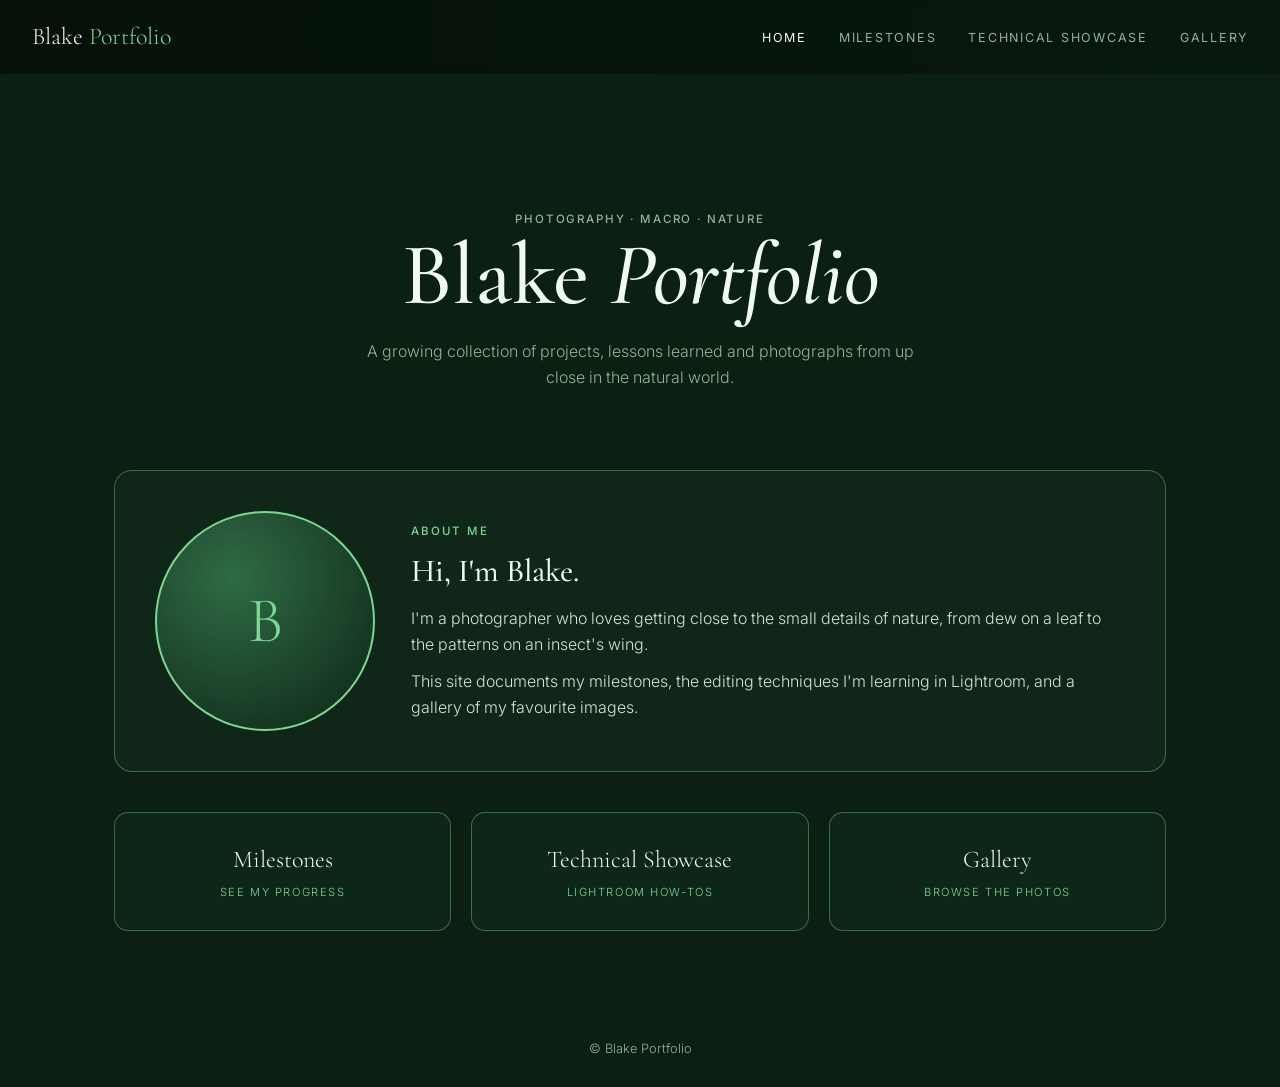
<file: index.html>
<!DOCTYPE html>
<html lang="en">
<head>
<meta charset="utf-8">
<meta name="viewport" content="width=device-width, initial-scale=1">
<title>Home · Blake Portfolio</title>
<link rel="stylesheet" href="css/style.css">
</head>
<body data-page="home" data-theme="green" data-bg="vines">
<canvas id="bg-canvas"></canvas>
<header class="nav">
  <a class="brand" href="index.html">Blake <span>Portfolio</span></a>
  <nav><ul>
    <li><a data-page="home" href="index.html">Home</a></li>
    <li><a data-page="milestones" href="milestones.html">Milestones</a></li>
    <li><a data-page="showcase" href="showcase.html">Technical Showcase</a></li>
    <li><a data-page="gallery" href="gallery.html">Gallery</a></li>
  </ul></nav>
</header>
<main>
<section class="hero">
  <p class="eyebrow">Photography · Macro · Nature</p>
  <h1>Blake <em>Portfolio</em></h1>
  <p>A growing collection of projects, lessons learned and photographs from up close in the natural world.</p>
</section>
<section class="about" id="about">
  <div class="photo" aria-hidden="true">B</div>
  <div>
    <p class="eyebrow">About me</p>
    <h2>Hi, I'm Blake.</h2>
    <p>I'm a photographer who loves getting close to the small details of nature, from dew on a leaf to the patterns on an insect's wing.</p>
    <p>This site documents my milestones, the editing techniques I'm learning in Lightroom, and a gallery of my favourite images. <!-- Replace this text with your own story. --></p>
  </div>
</section>
<section class="cta">
  <a href="milestones.html">Milestones<small>See my progress</small></a>
  <a href="showcase.html">Technical Showcase<small>Lightroom how-tos</small></a>
  <a href="gallery.html">Gallery<small>Browse the photos</small></a>
</section>
</main>
<footer>© Blake Portfolio</footer>
<script src="js/background.js"></script>
<script src="js/main.js"></script>

</body>
</html>
</file>
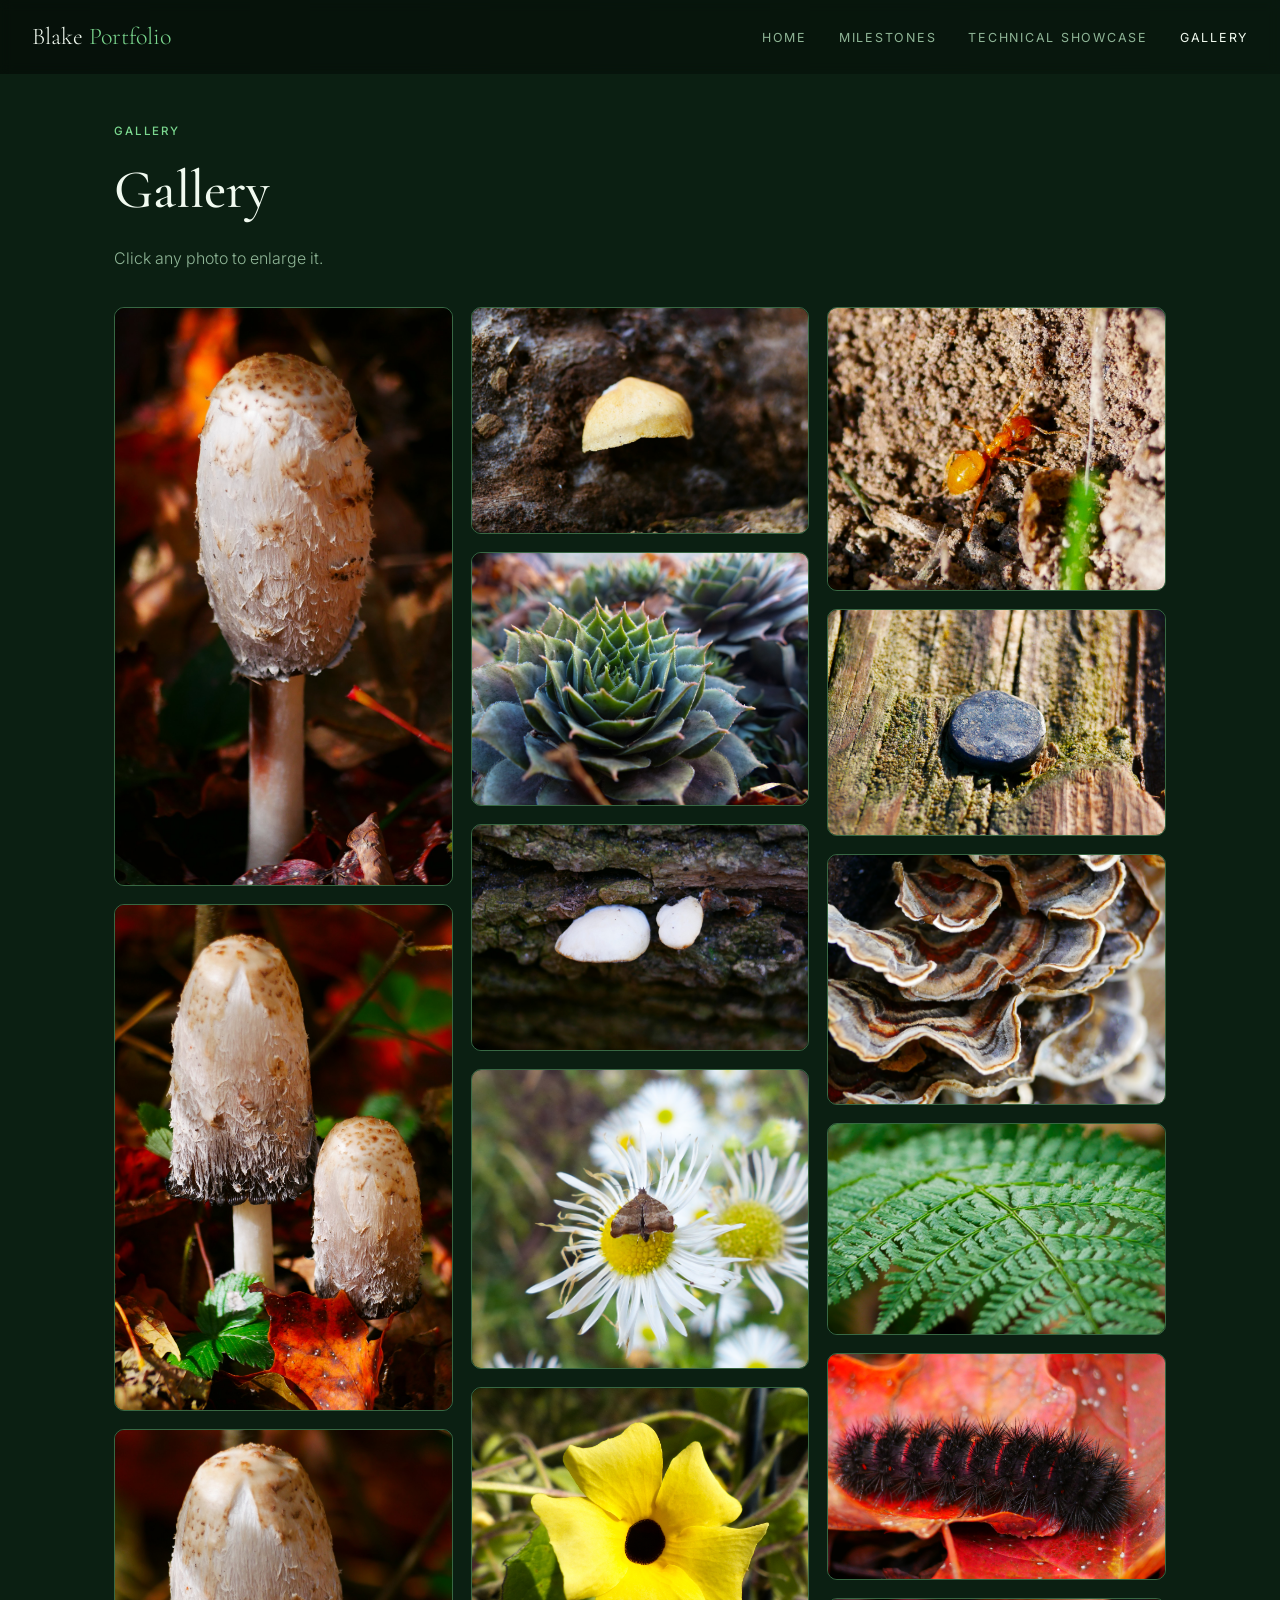
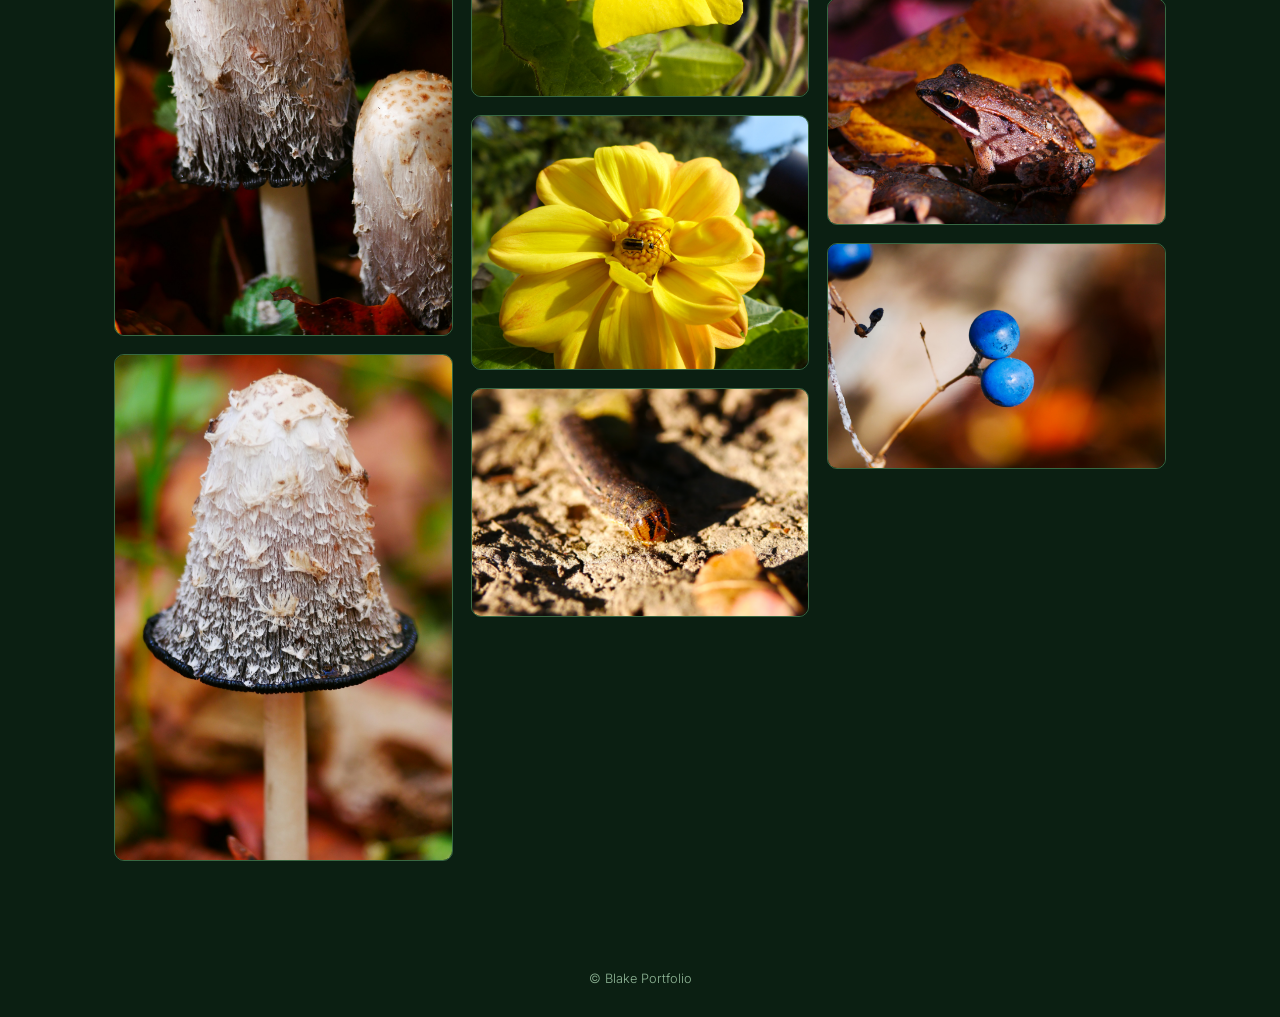
<file: gallery.html>
<!DOCTYPE html>
<html lang="en">
<head>
<meta charset="utf-8">
<meta name="viewport" content="width=device-width, initial-scale=1">
<title>Gallery · Blake Portfolio</title>
<link rel="stylesheet" href="css/style.css">
</head>
<body data-page="gallery" data-theme="green" data-bg="vines">
<canvas id="bg-canvas"></canvas>
<header class="nav">
  <a class="brand" href="index.html">Blake <span>Portfolio</span></a>
  <nav><ul>
    <li><a data-page="home" href="index.html">Home</a></li>
    <li><a data-page="milestones" href="milestones.html">Milestones</a></li>
    <li><a data-page="showcase" href="showcase.html">Technical Showcase</a></li>
    <li><a data-page="gallery" href="gallery.html">Gallery</a></li>
  </ul></nav>
</header>
<main>
<p class="eyebrow">Gallery</p><h1 class="page-title">Gallery</h1><p class="lede">Click any photo to enlarge it.</p>
<p class="lede" id="empty" hidden>No photos yet. Upload images to the <code>gallery/</code> folder on GitHub and they will appear here.</p>
<div class="grid" id="grid"></div>
<div class="lightbox" id="lb" role="dialog" aria-modal="true" aria-label="Photo viewer">
  <div class="lb-stage"><button class="lb-nav lb-prev" aria-label="Previous">‹</button><img id="lb-img" alt=""><button class="lb-nav lb-next" aria-label="Next">›</button></div>
  <aside class="lb-side">
    <button class="lb-close" id="lb-close" aria-label="Close">✕</button>
    <p class="eyebrow" id="lb-eyebrow"></p><h2 id="lb-title"></h2><p class="sub" id="lb-sub"></p><p id="lb-desc"></p>
  </aside>
</div>
</main>
<footer>© Blake Portfolio</footer>
<script src="js/background.js"></script>
<script src="js/main.js"></script>
<script src="js/gallery.js"></script>
</body>
</html>
</file>
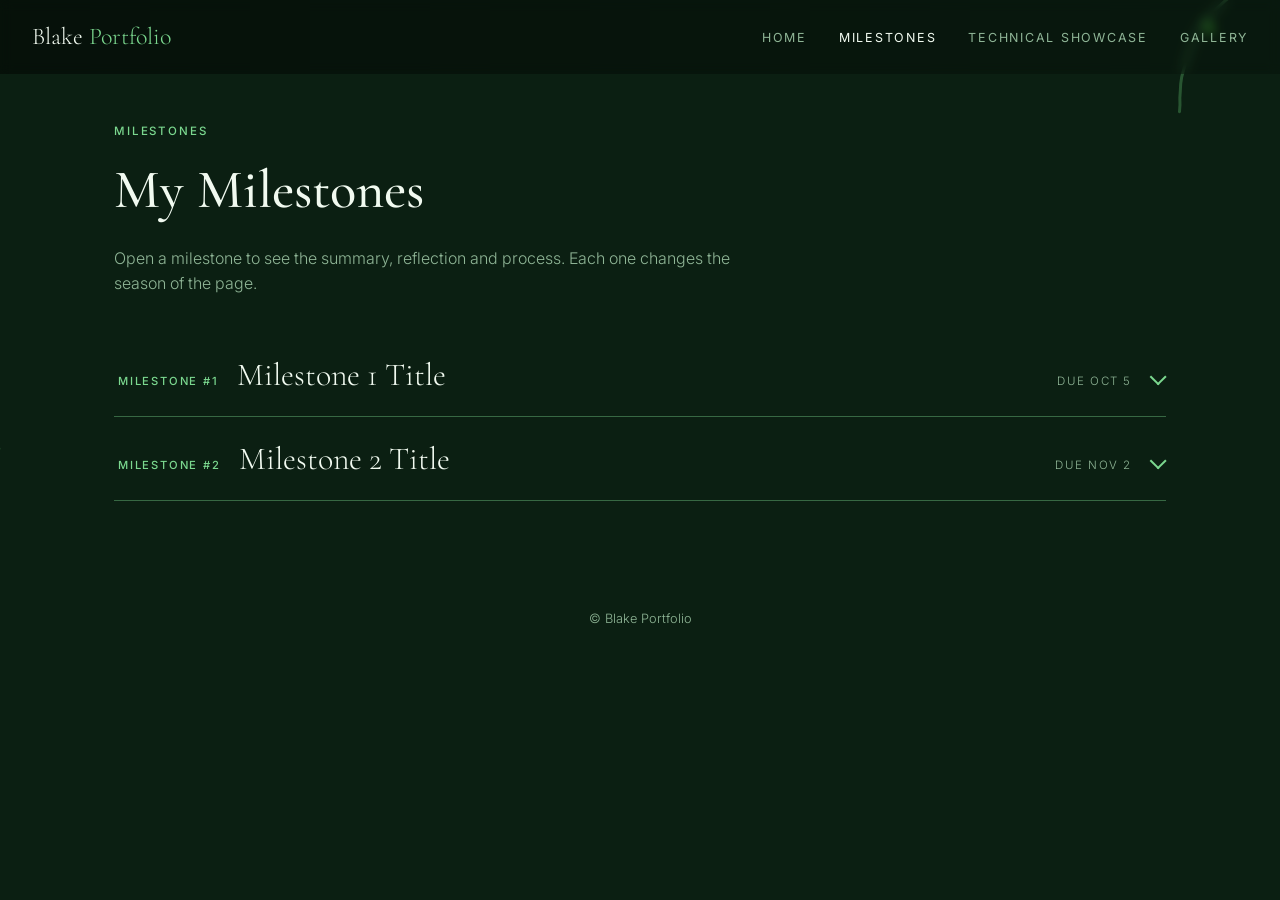
<file: milestones.html>
<!DOCTYPE html>
<html lang="en">
<head>
<meta charset="utf-8">
<meta name="viewport" content="width=device-width, initial-scale=1">
<title>Milestones · Blake Portfolio</title>
<link rel="stylesheet" href="css/style.css">
</head>
<body data-page="milestones" data-theme="green" data-seasonal data-bg="vines">
<canvas id="bg-canvas"></canvas>
<header class="nav">
  <a class="brand" href="index.html">Blake <span>Portfolio</span></a>
  <nav><ul>
    <li><a data-page="home" href="index.html">Home</a></li>
    <li><a data-page="milestones" href="milestones.html">Milestones</a></li>
    <li><a data-page="showcase" href="showcase.html">Technical Showcase</a></li>
    <li><a data-page="gallery" href="gallery.html">Gallery</a></li>
  </ul></nav>
</header>
<main>
<p class="eyebrow">Milestones</p><h1 class="page-title">My Milestones</h1><p class="lede">Open a milestone to see the summary, reflection and process. Each one changes the season of the page.</p>
<section class="acc" data-season="green">
  <button class="acc-head" aria-expanded="false"><span class="tag">Milestone #1</span><span class="title">Milestone 1 Title</span><span class="due">Due Oct 5</span><span class="chev"></span></button>
  <div class="acc-body"><div class="acc-inner"><div class="acc-content">
<div class="cols">
  <div><h4>Summary</h4><p>Describe what this milestone was about and what you set out to achieve.</p></div>
  <div><h4>Reflection</h4><p>What went well, what was difficult and what you would do differently next time.</p></div>
</div>
<h4>Design process / progress</h4>
<ol>
  <li><b>Step one:</b> Describe your first step.</li>
  <li><b>Step two:</b> Describe your second step.</li>
  <li><b>Step three:</b> Describe your final result.</li>
</ol>
<div class="btn-row"><a class="btn" href="#" download>Download Week 3 Log</a><a class="btn" href="#" download>Download Week 4 Log</a></div>
<h4>Final high-res export</h4>
<div class="media"><div class="ph">Add your milestone 1 image here</div></div>
  </div></div></div>
</section>
<section class="acc" data-season="fall">
  <button class="acc-head" aria-expanded="false"><span class="tag">Milestone #2</span><span class="title">Milestone 2 Title</span><span class="due">Due Nov 2</span><span class="chev"></span></button>
  <div class="acc-body"><div class="acc-inner"><div class="acc-content">
<div class="cols">
  <div><h4>Summary</h4><p>Describe what this milestone was about and what you set out to achieve.</p></div>
  <div><h4>Reflection</h4><p>What went well, what was difficult and what you would do differently next time.</p></div>
</div>
<h4>Design process / progress</h4>
<ol>
  <li><b>Step one:</b> Describe your first step.</li>
  <li><b>Step two:</b> Describe your second step.</li>
  <li><b>Step three:</b> Describe your final result.</li>
</ol>
<div class="btn-row"><a class="btn" href="#" download>Download Week 6 Log</a></div>
<h4>Final high-res export</h4>
<div class="media"><div class="ph">Add your milestone 2 image here</div></div>
  </div></div></div>
</section>
</main>
<footer>© Blake Portfolio</footer>
<script src="js/background.js"></script>
<script src="js/main.js"></script>

</body>
</html>
</file>
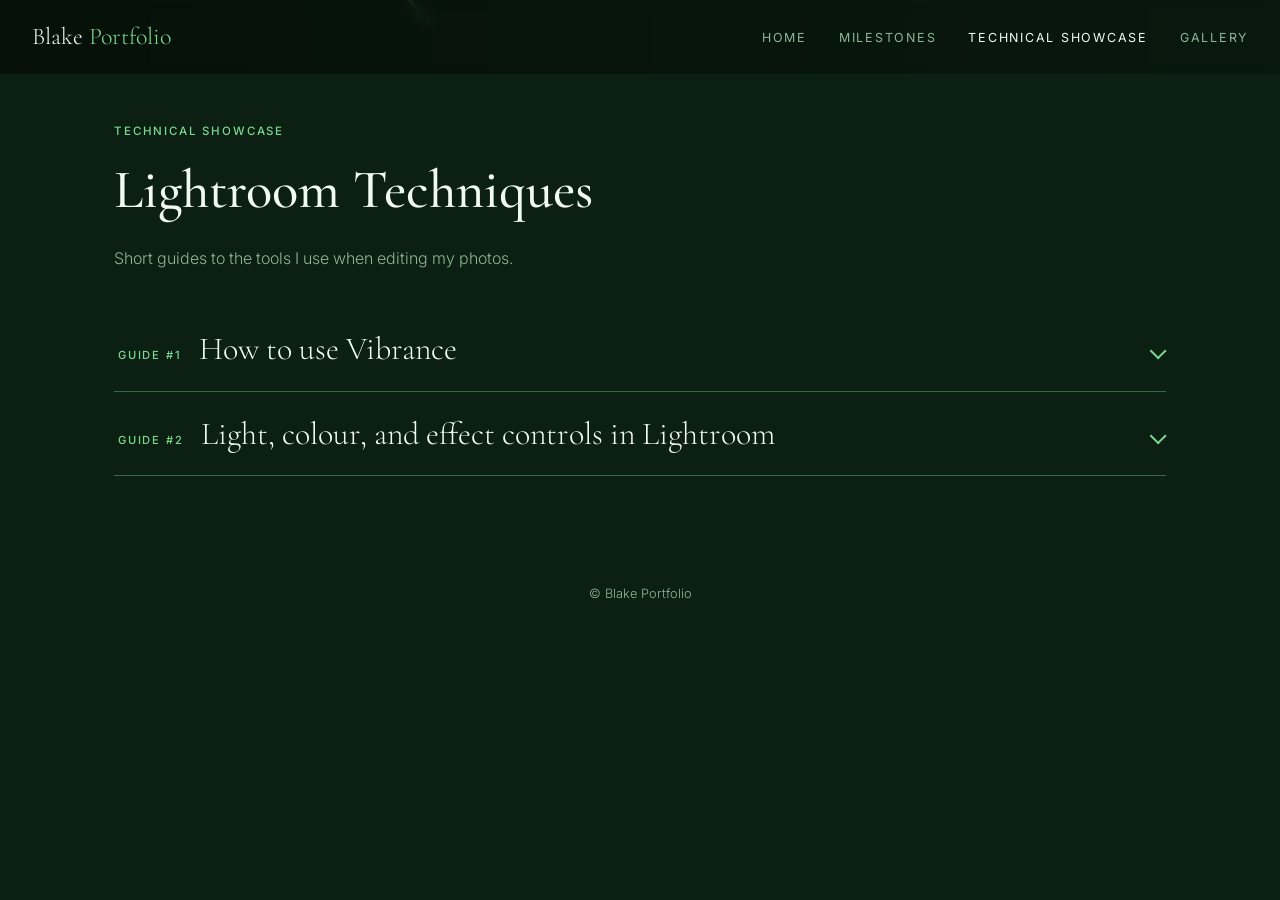
<file: showcase.html>
<!DOCTYPE html>
<html lang="en">
<head>
<meta charset="utf-8">
<meta name="viewport" content="width=device-width, initial-scale=1">
<title>Technical Showcase · Blake Portfolio</title>
<link rel="stylesheet" href="css/style.css">
</head>
<body data-page="showcase" data-theme="green" data-bg="vines">
<canvas id="bg-canvas"></canvas>
<header class="nav">
  <a class="brand" href="index.html">Blake <span>Portfolio</span></a>
  <nav><ul>
    <li><a data-page="home" href="index.html">Home</a></li>
    <li><a data-page="milestones" href="milestones.html">Milestones</a></li>
    <li><a data-page="showcase" href="showcase.html">Technical Showcase</a></li>
    <li><a data-page="gallery" href="gallery.html">Gallery</a></li>
  </ul></nav>
</header>
<main>
<p class="eyebrow">Technical Showcase</p><h1 class="page-title">Lightroom Techniques</h1><p class="lede">Short guides to the tools I use when editing my photos.</p>
<section class="acc">
  <button class="acc-head" aria-expanded="false"><span class="tag">Guide #1</span><span class="title">How to use Vibrance</span><span class="chev"></span></button>
  <div class="acc-body"><div class="acc-inner"><div class="acc-content">
<div class="cols"><div><h4>Overview</h4><p>What Vibrance does, how it differs from Saturation, and when to use it.</p></div></div>
<h4>Steps</h4><ol><li><b>Step one:</b> Describe it.</li><li><b>Step two:</b> Describe it.</li><li><b>Step three:</b> Describe it.</li></ol>
<div class="media"><div class="ph">Add a screenshot or before/after image</div></div>
  </div></div></div>
</section>
<section class="acc">
  <button class="acc-head" aria-expanded="false"><span class="tag">Guide #2</span><span class="title">Light, colour, and effect controls in Lightroom</span><span class="chev"></span></button>
  <div class="acc-body"><div class="acc-inner"><div class="acc-content">
<div class="cols"><div><h4>Overview</h4><p>A walkthrough of the Light, Color and Effects panels and how they work together.</p></div></div>
<h4>Steps</h4><ol><li><b>Step one:</b> Describe it.</li><li><b>Step two:</b> Describe it.</li><li><b>Step three:</b> Describe it.</li></ol>
<div class="media"><div class="ph">Add a screenshot or before/after image</div></div>
  </div></div></div>
</section>
</main>
<footer>© Blake Portfolio</footer>
<script src="js/background.js"></script>
<script src="js/main.js"></script>

</body>
</html>
</file>
<file: css/style.css>
@import url('https://fonts.googleapis.com/css2?family=Cormorant+Garamond:wght@400;500;600&family=Inter:wght@300;400;500;600&display=swap');

:root { --ease: .5s ease; }
body {
  --bg: #0a1230; --bg2: #101b40; --panel: #0f1a3d; --text: #c9d2ea; --heading: #f1f4fc;
  --muted: #8d98bb; --accent: #6f9bf5; --line: rgba(111,155,245,.35);
}
body[data-theme="green"] {
  --bg: #0b1f12; --bg2: #123120; --panel: #112a1b; --text: #d3e6d4; --heading: #f1faf0;
  --muted: #8fb596; --accent: #7bd88f; --line: rgba(123,216,143,.4);
}
body[data-theme="fall"] {
  --bg: #2a1308; --bg2: #3d1d0c; --panel: #371a0b; --text: #f0dcc4; --heading: #fff3e2;
  --muted: #c9a584; --accent: #f29a3c; --line: rgba(242,154,60,.45);
}
* { box-sizing: border-box; margin: 0; padding: 0; }
html { scroll-behavior: smooth; }
body {
  font-family: 'Inter', system-ui, sans-serif; font-weight: 300; line-height: 1.6;
  color: var(--text); background: var(--bg); min-height: 100vh;
  transition: background var(--ease), color var(--ease);
}
h1, h2, h3, .serif { font-family: 'Cormorant Garamond', Georgia, serif; color: var(--heading); font-weight: 500; }
a { color: var(--accent); text-decoration: none; }
#bg-canvas { position: fixed; inset: 0; width: 100%; height: 100%; z-index: 0; pointer-events: none; }
main, footer { position: relative; }
header.nav { position: sticky; }

/* NAV */
header.nav {
  display: flex; justify-content: space-between; align-items: center; padding: 18px 32px;
  background: linear-gradient(90deg, rgba(0,0,0,.45), rgba(0,0,0,.2)); backdrop-filter: blur(6px);
  position: sticky; top: 0; z-index: 10; flex-wrap: wrap; gap: 8px;
}
.brand { font-family: 'Cormorant Garamond', serif; font-size: 1.5rem; color: var(--heading); }
.brand span { color: var(--accent); transition: color var(--ease); }
nav ul { list-style: none; display: flex; gap: 32px; flex-wrap: wrap; }
nav a { font-size: .78rem; letter-spacing: .14em; text-transform: uppercase; color: var(--muted); font-weight: 400; transition: color .2s; }
nav a:hover, nav a.active { color: var(--heading); }

main { max-width: 1100px; margin: 0 auto; padding: 48px 24px 80px; }
.eyebrow { font-size: .72rem; letter-spacing: .16em; text-transform: uppercase; color: var(--accent); font-weight: 500; }
.page-title { font-size: clamp(2.2rem, 5vw, 3.4rem); margin: 6px 0 12px; }
.lede { max-width: 640px; color: var(--muted); margin-bottom: 36px; }
footer { text-align: center; padding: 28px; font-size: .8rem; color: var(--muted); }

/* BUTTONS */
.btn {
  display: inline-block; padding: 12px 28px; border: 1px solid var(--accent); border-radius: 999px;
  font-size: .75rem; letter-spacing: .16em; text-transform: uppercase; color: var(--accent);
  background: transparent; cursor: pointer; font-family: inherit; transition: background .2s, color .2s;
}
.btn:hover { background: var(--accent); color: var(--bg); }

/* HOME */
.hero { padding: 70px 0 40px; text-align: center; }
.hero h1 { font-size: clamp(2.8rem, 8vw, 5.5rem); line-height: 1.05; }
.hero p { max-width: 560px; margin: 18px auto 0; color: var(--muted); }
.about {
  background: rgba(17,42,27,.78); border: 1px solid var(--line); border-radius: 18px; padding: 40px;
  display: grid; grid-template-columns: 220px 1fr; gap: 36px; align-items: center; margin: 40px 0; backdrop-filter: blur(4px);
}
.about .photo {
  width: 220px; height: 220px; border-radius: 50%; border: 2px solid var(--accent);
  background: radial-gradient(circle at 35% 30%, #2f6b45, #0d2416); display: grid; place-items: center;
  font-family: 'Cormorant Garamond', serif; font-size: 4rem; color: var(--accent);
}
.about h2 { font-size: 2rem; margin: 4px 0 10px; }
.about p + p { margin-top: 12px; }
.cta { display: grid; grid-template-columns: repeat(3, 1fr); gap: 20px; margin-top: 20px; }
.cta a {
  display: block; text-align: center; padding: 28px 16px; border: 1px solid var(--line); border-radius: 14px;
  background: rgba(17,42,27,.7); color: var(--heading); font-family: 'Cormorant Garamond', serif; font-size: 1.5rem;
  transition: transform .2s, border-color .2s, background .2s;
}
.cta a small { display: block; font-family: 'Inter'; font-size: .7rem; letter-spacing: .14em; text-transform: uppercase; color: var(--accent); margin-top: 4px; }
.cta a:hover { transform: translateY(-4px); border-color: var(--accent); background: rgba(30,70,45,.85); }

/* ACCORDION */
.acc { border-bottom: 1px solid var(--line); transition: border-color var(--ease); }
.acc-head {
  width: 100%; display: flex; align-items: baseline; gap: 18px; padding: 24px 4px; background: none; border: 0;
  color: inherit; cursor: pointer; text-align: left; font: inherit;
}
.acc-head .tag { font-size: .7rem; letter-spacing: .16em; text-transform: uppercase; color: var(--accent); font-weight: 500; white-space: nowrap; }
.acc-head .title { font-family: 'Cormorant Garamond', serif; font-size: 2rem; color: var(--heading); flex: 1; line-height: 1.1; }
.acc-head .due { font-size: .72rem; letter-spacing: .14em; text-transform: uppercase; color: var(--muted); white-space: nowrap; }
.acc-head .chev { width: 12px; height: 12px; border-right: 2px solid var(--accent); border-bottom: 2px solid var(--accent); transform: rotate(45deg) translateY(-3px); transition: transform .3s; flex: none; }
.acc.open .chev { transform: rotate(-135deg) translateY(-3px); }
.acc-body { display: grid; grid-template-rows: 0fr; transition: grid-template-rows .45s ease; }
.acc.open .acc-body { grid-template-rows: 1fr; }
.acc-inner { overflow: hidden; }
.acc-content { padding: 4px 4px 36px; }
.cols { display: grid; grid-template-columns: 1fr 1fr; gap: 36px; max-width: 760px; margin-bottom: 28px; }
.cols h4, .acc-content h4 { font-size: .72rem; letter-spacing: .18em; text-transform: uppercase; color: var(--accent); font-weight: 500; margin: 0 0 10px; }
.acc-content p + p { margin-top: 10px; }
.acc-content ol, .acc-content ul { padding-left: 22px; margin-bottom: 24px; }
.acc-content li { margin-bottom: 10px; }
.acc-content li b { color: var(--heading); font-weight: 500; }
.btn-row { display: flex; gap: 12px; flex-wrap: wrap; margin: 8px 0 28px; }
.export { max-width: 520px; border-radius: 10px; border: 1px solid var(--line); display: block; }
.media { margin: 8px 0 20px; }
.media .ph {
  aspect-ratio: 16/9; max-width: 640px; border: 1px dashed var(--line); border-radius: 10px; display: grid; place-items: center;
  color: var(--muted); font-size: .85rem; background: rgba(0,0,0,.2);
}

/* GALLERY */
.grid { columns: 3 260px; column-gap: 18px; }
.grid figure { break-inside: avoid; margin-bottom: 18px; cursor: zoom-in; border-radius: 10px; overflow: hidden; border: 1px solid var(--line); position: relative; }
.grid img { width: 100%; display: block; transition: transform .4s; }
.grid figure:hover img { transform: scale(1.04); }
.grid figcaption {
  position: absolute; left: 0; right: 0; bottom: 0; padding: 30px 14px 12px; font-family: 'Cormorant Garamond', serif;
  font-size: 1.2rem; color: #fff; background: linear-gradient(transparent, rgba(0,0,0,.75)); opacity: 0; transition: opacity .3s;
}
.grid figure:hover figcaption, .grid figure:focus-visible figcaption { opacity: 1; }
.grid figure:focus-visible { outline: 2px solid var(--accent); }

.lightbox { position: fixed; inset: 0; z-index: 100; display: none; background: rgba(3,12,6,.96); }
.lightbox.open { display: grid; grid-template-columns: 1fr 380px; }
.lb-stage { display: grid; place-items: center; padding: 32px; min-height: 0; position: relative; }
.lb-stage img { max-width: 100%; max-height: calc(100vh - 64px); object-fit: contain; box-shadow: 0 0 60px rgba(90,220,120,.2); }
.lb-side { background: #0f2a1a; border-left: 1px solid rgba(123,216,143,.25); padding: 64px 32px 32px; overflow-y: auto; color: #d3e6d4; }
.lb-side .eyebrow { color: #7bd88f; }
.lb-side h2 { font-size: 2.1rem; color: #f1faf0; margin: 8px 0 4px; line-height: 1.1; }
.lb-side .sub { color: #8fb596; font-size: .9rem; margin-bottom: 20px; }
.lb-close {
  position: absolute; top: 14px; right: 18px; width: 42px; height: 42px; border-radius: 50%; border: 2px solid #fff;
  background: #0b1f12; color: #fff; font-size: 1.3rem; cursor: pointer; z-index: 2;
}
.lb-nav { position: absolute; top: 50%; transform: translateY(-50%); background: rgba(255,255,255,.08); border: 0; color: #fff; font-size: 1.6rem; width: 44px; height: 44px; border-radius: 50%; cursor: pointer; }
.lb-nav:hover { background: rgba(255,255,255,.2); }
.lb-prev { left: 12px; } .lb-next { right: 12px; }

@media (max-width: 800px) {
  header.nav { padding: 14px 18px; } nav ul { gap: 16px; }
  .about { grid-template-columns: 1fr; text-align: center; justify-items: center; padding: 28px; }
  .cta { grid-template-columns: 1fr; } .cols { grid-template-columns: 1fr; gap: 20px; }
  .acc-head { flex-wrap: wrap; gap: 6px 14px; } .acc-head .title { font-size: 1.5rem; flex-basis: 100%; order: 3; }
  .lightbox.open { grid-template-columns: 1fr; grid-template-rows: 1fr auto; }
  .lb-side { border-left: 0; border-top: 1px solid rgba(123,216,143,.25); padding: 20px; max-height: 40vh; }
  .lb-stage img { max-height: 52vh; }
}
@media (prefers-reduced-motion: reduce) { * { transition: none !important; } }
</file>
